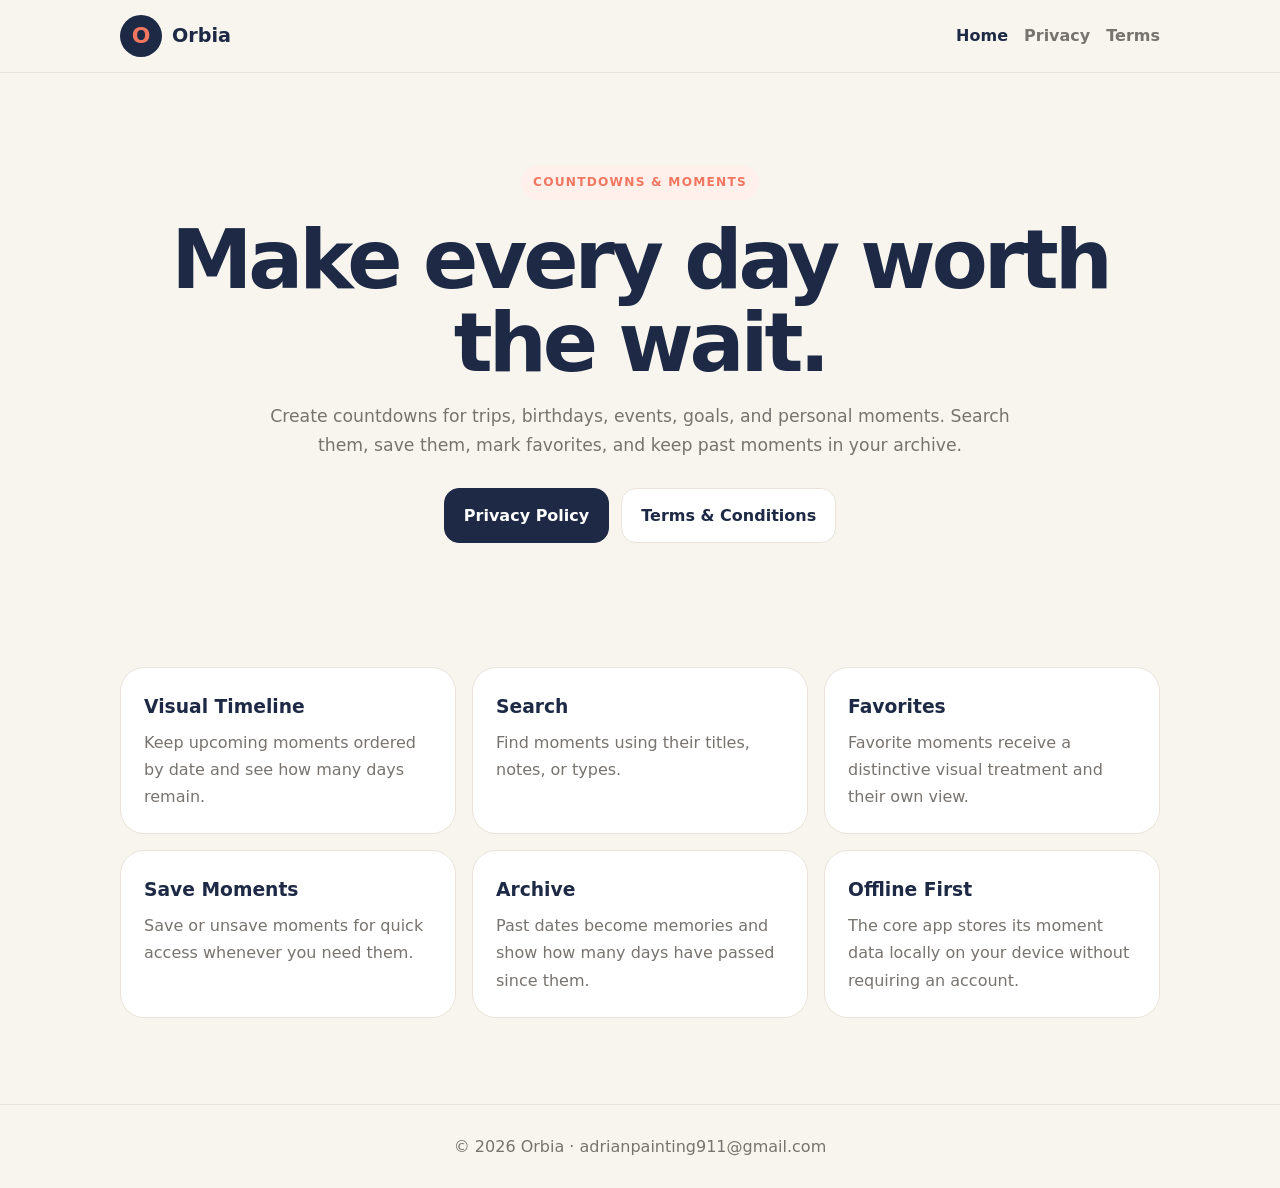
<file: docs/index.html>
<!doctype html><html lang="en"><head>
<meta charset="utf-8"><meta name="viewport" content="width=device-width,initial-scale=1">
<title>Orbia — Make Every Day Worth the Wait</title>
<meta name="description" content="Orbia is an offline-first countdown and moments app for dates worth waiting for and remembering.">
<link rel="stylesheet" href="style.css"></head><body>
<header><div class="wrap"><nav><a class="brand" href="index.html"><span class="logo">O</span>Orbia</a>
<div class="links"><a class="active" href="index.html">Home</a><a href="privacy.html">Privacy</a><a href="terms.html">Terms</a></div></nav></div></header>
<main><section class="hero"><div class="wrap"><span class="tag">Countdowns & moments</span>
<h1>Make every day worth the wait.</h1>
<p>Create countdowns for trips, birthdays, events, goals, and personal moments. Search them, save them, mark favorites, and keep past moments in your archive.</p>
<div class="actions"><a class="button primary" href="privacy.html">Privacy Policy</a><a class="button" href="terms.html">Terms & Conditions</a></div>
</div></section>
<section class="section"><div class="wrap"><div class="grid">
<div class="card"><h3>Visual Timeline</h3><p>Keep upcoming moments ordered by date and see how many days remain.</p></div>
<div class="card"><h3>Search</h3><p>Find moments using their titles, notes, or types.</p></div>
<div class="card"><h3>Favorites</h3><p>Favorite moments receive a distinctive visual treatment and their own view.</p></div>
<div class="card"><h3>Save Moments</h3><p>Save or unsave moments for quick access whenever you need them.</p></div>
<div class="card"><h3>Archive</h3><p>Past dates become memories and show how many days have passed since them.</p></div>
<div class="card"><h3>Offline First</h3><p>The core app stores its moment data locally on your device without requiring an account.</p></div>
</div></div></section></main>
<footer><div class="wrap">© 2026 Orbia · adrianpainting911@gmail.com</div></footer></body></html>
</file>
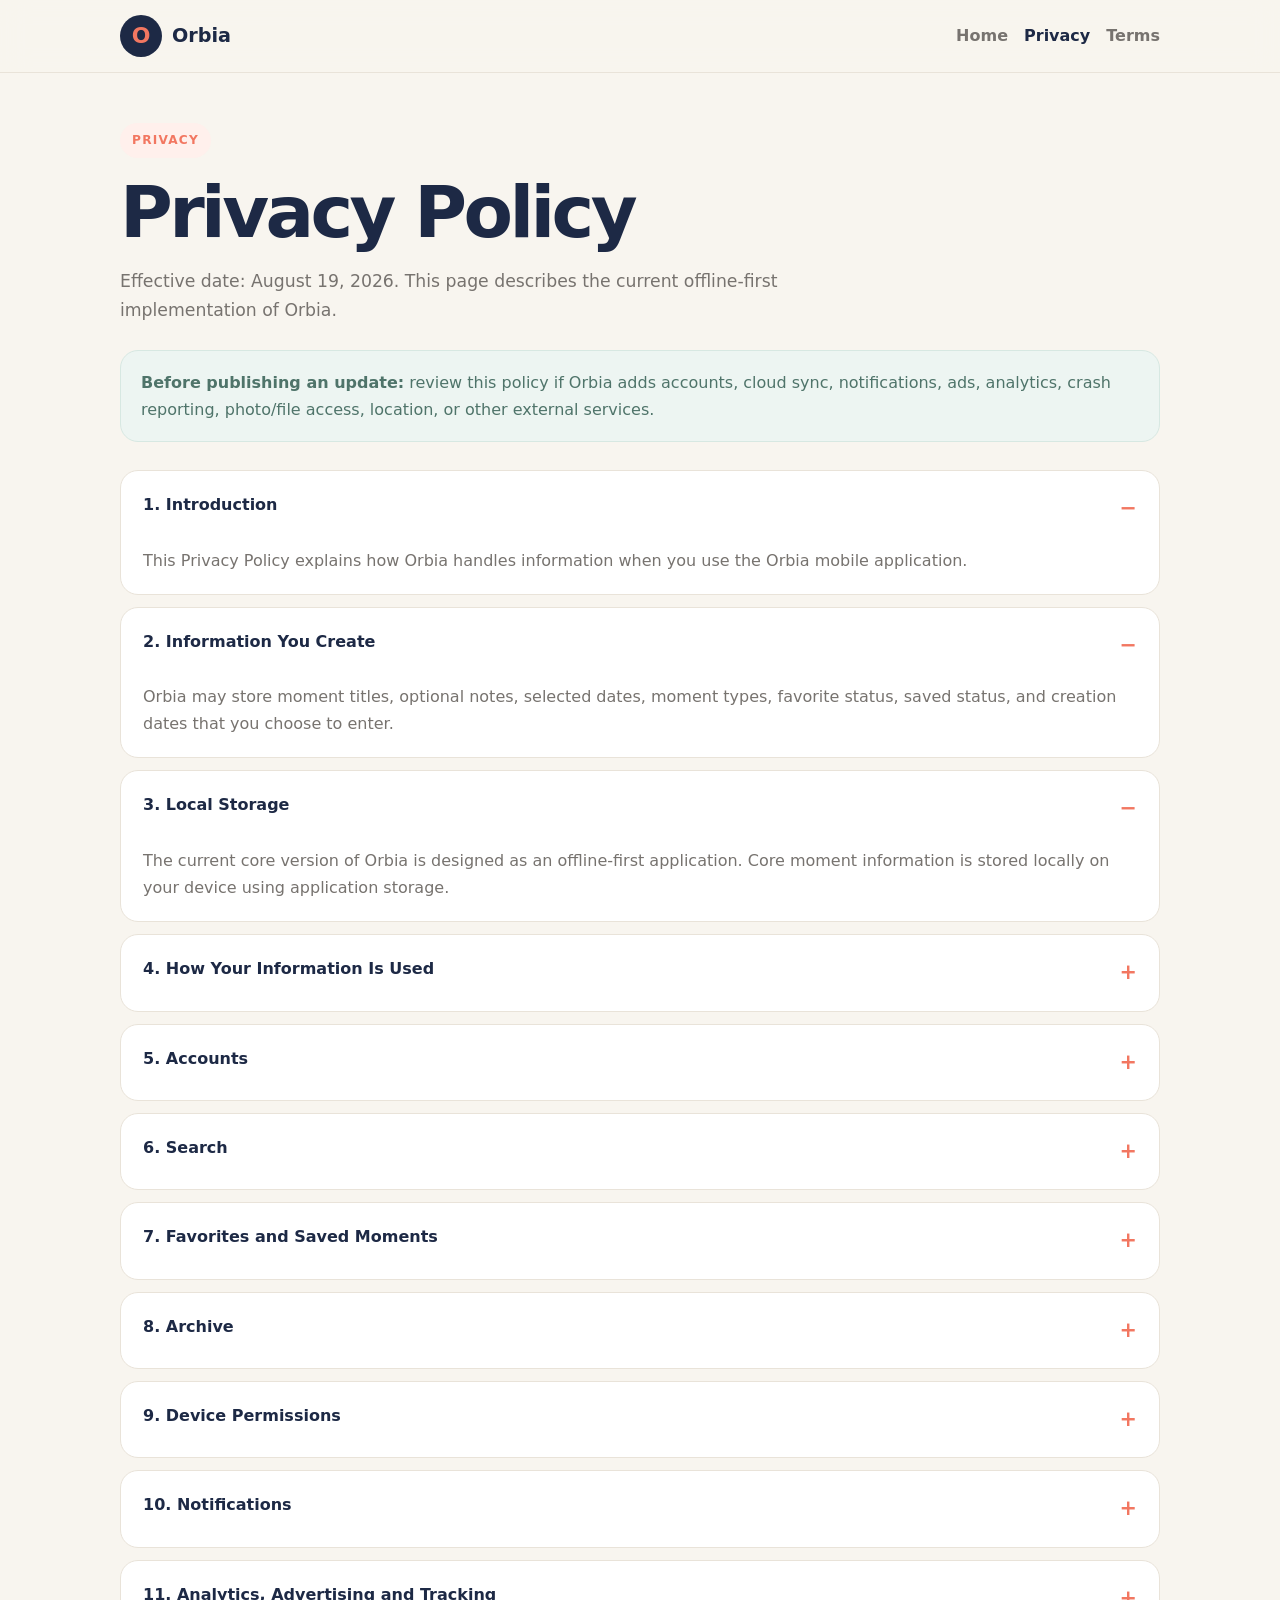
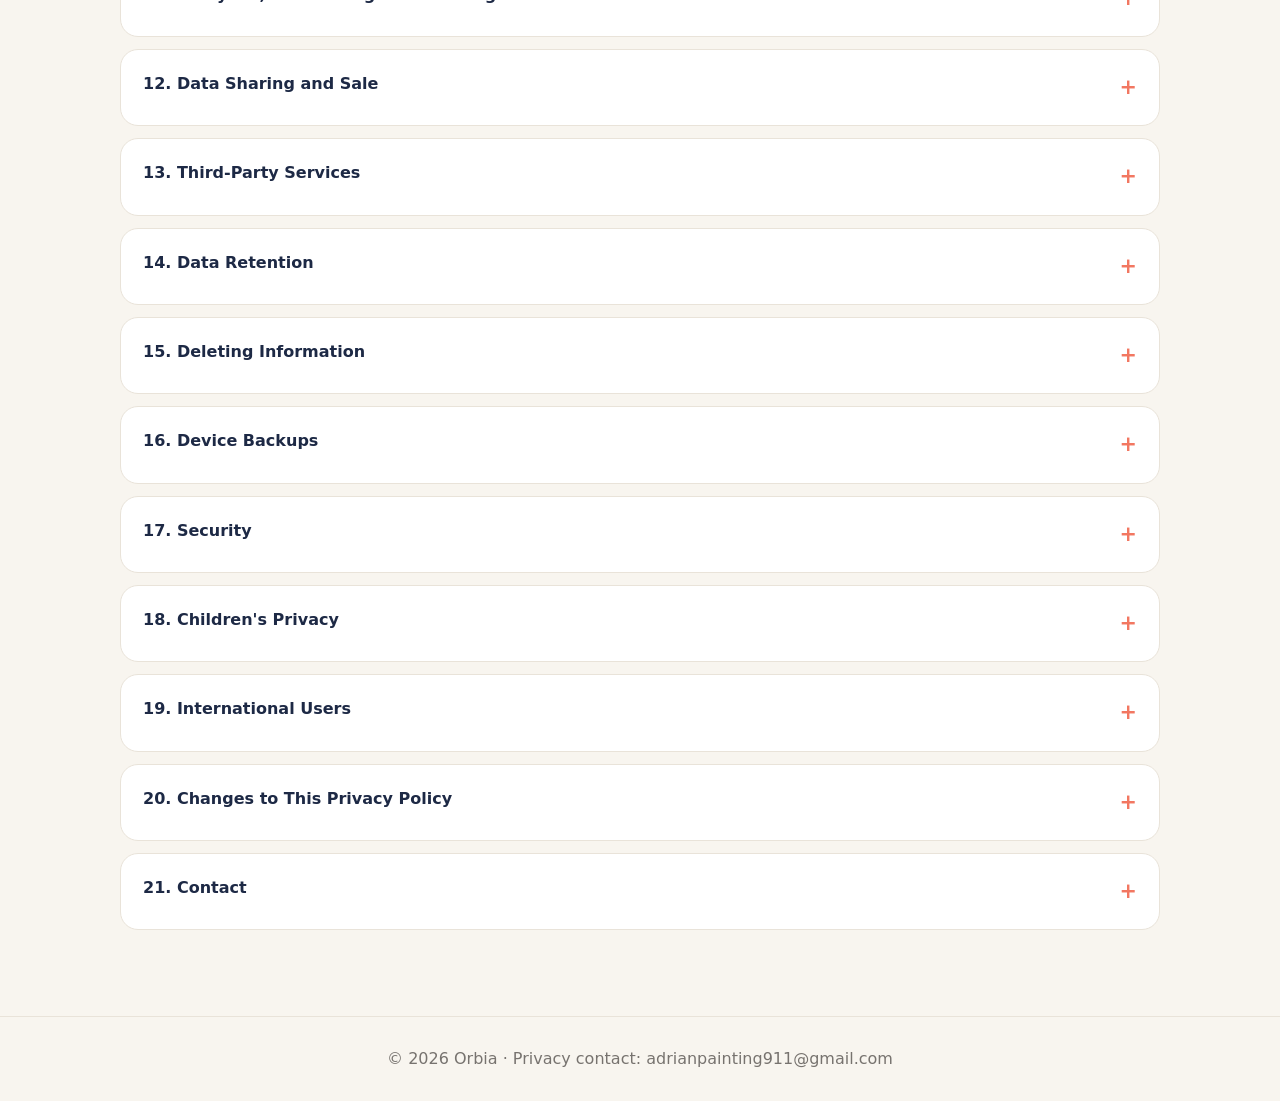
<file: docs/privacy.html>
<!doctype html><html lang="en"><head>
<meta charset="utf-8"><meta name="viewport" content="width=device-width,initial-scale=1">
<title>Privacy Policy — Orbia</title><meta name="description" content="Privacy Policy for the Orbia mobile application.">
<link rel="stylesheet" href="style.css"></head><body>
<header><div class="wrap"><nav><a class="brand" href="index.html"><span class="logo">O</span>Orbia</a>
<div class="links"><a href="index.html">Home</a><a class="active" href="privacy.html">Privacy</a><a href="terms.html">Terms</a></div></nav></div></header>
<main class="page"><div class="wrap"><span class="tag">Privacy</span><h1>Privacy Policy</h1>
<p class="lead">Effective date: August 19, 2026. This page describes the current offline-first implementation of Orbia.</p>
<div class="note"><strong>Before publishing an update:</strong> review this policy if Orbia adds accounts, cloud sync, notifications, ads, analytics, crash reporting, photo/file access, location, or other external services.</div>
<div class="legal"><details open><summary>1. Introduction</summary><div class="copy"><p>This Privacy Policy explains how Orbia handles information when you use the Orbia mobile application.</p></div></details><details open><summary>2. Information You Create</summary><div class="copy"><p>Orbia may store moment titles, optional notes, selected dates, moment types, favorite status, saved status, and creation dates that you choose to enter.</p></div></details><details open><summary>3. Local Storage</summary><div class="copy"><p>The current core version of Orbia is designed as an offline-first application. Core moment information is stored locally on your device using application storage.</p></div></details><details><summary>4. How Your Information Is Used</summary><div class="copy"><p>Saved information is used to display countdowns, calculate days remaining or days since a moment, organize upcoming and past moments, perform search, and display saved and favorite views.</p></div></details><details><summary>5. Accounts</summary><div class="copy"><p>The current core version does not require an Orbia account, username, password, phone number, or email address to use its main features.</p></div></details><details><summary>6. Search</summary><div class="copy"><p>Search is performed against your locally stored moment titles, notes, and moment types.</p></div></details><details><summary>7. Favorites and Saved Moments</summary><div class="copy"><p>Favorite and saved states are stored so Orbia can provide dedicated views and a distinct appearance for favorite moments.</p></div></details><details><summary>8. Archive</summary><div class="copy"><p>When a saved date passes, Orbia can display that moment in the archive and calculate the number of days since the date.</p></div></details><details><summary>9. Device Permissions</summary><div class="copy"><p>The current core implementation does not require access to contacts, camera, microphone, precise location, or your photo library for its main functionality.</p></div></details><details><summary>10. Notifications</summary><div class="copy"><p>The current core implementation described by this policy does not require notification access. If reminders or push notifications are introduced later, this policy should be updated before release.</p></div></details><details><summary>11. Analytics, Advertising and Tracking</summary><div class="copy"><p>The current core implementation does not require third-party advertising, behavioral tracking, or analytics SDKs. This policy should be updated if any such services are added.</p></div></details><details><summary>12. Data Sharing and Sale</summary><div class="copy"><p>Orbia does not sell or rent the locally stored moment information used by the current core application. The current core implementation does not intentionally transmit your saved moments to unrelated third parties.</p></div></details><details><summary>13. Third-Party Services</summary><div class="copy"><p>Future releases may introduce external services such as cloud sync, crash reporting, analytics, or other SDKs. If that happens, the policy should be updated to describe those services and their data practices.</p></div></details><details><summary>14. Data Retention</summary><div class="copy"><p>Moment information generally remains in local application storage until you delete it, clear the application's data, reset the device, or uninstall Orbia.</p></div></details><details><summary>15. Deleting Information</summary><div class="copy"><p>Orbia provides functionality to delete moments. Clearing application storage or uninstalling Orbia may also remove locally stored information.</p></div></details><details><summary>16. Device Backups</summary><div class="copy"><p>Operating-system or device backup features may copy application data independently of Orbia. Those backup systems are controlled by the device platform or user settings.</p></div></details><details><summary>17. Security</summary><div class="copy"><p>We use reasonable application-design practices for the information handled by Orbia, but no device or storage system can guarantee absolute security.</p></div></details><details><summary>18. Children's Privacy</summary><div class="copy"><p>Orbia is a general-purpose countdown and personal moments utility. Its current core functionality does not knowingly require children to submit personal contact information or create an online account.</p></div></details><details><summary>19. International Users</summary><div class="copy"><p>Your device settings, operating system, backup configuration, and applicable local laws may affect the handling of locally stored application information.</p></div></details><details><summary>20. Changes to This Privacy Policy</summary><div class="copy"><p>We may revise this Privacy Policy as Orbia changes, new features are introduced, or legal requirements evolve. The current version should be made available on this page.</p></div></details><details><summary>21. Contact</summary><div class="copy"><p>For questions or concerns about privacy in Orbia, contact: adrianpainting911@gmail.com.</p></div></details></div></div></main>
<footer><div class="wrap">© 2026 Orbia · Privacy contact: adrianpainting911@gmail.com</div></footer></body></html>
</file>
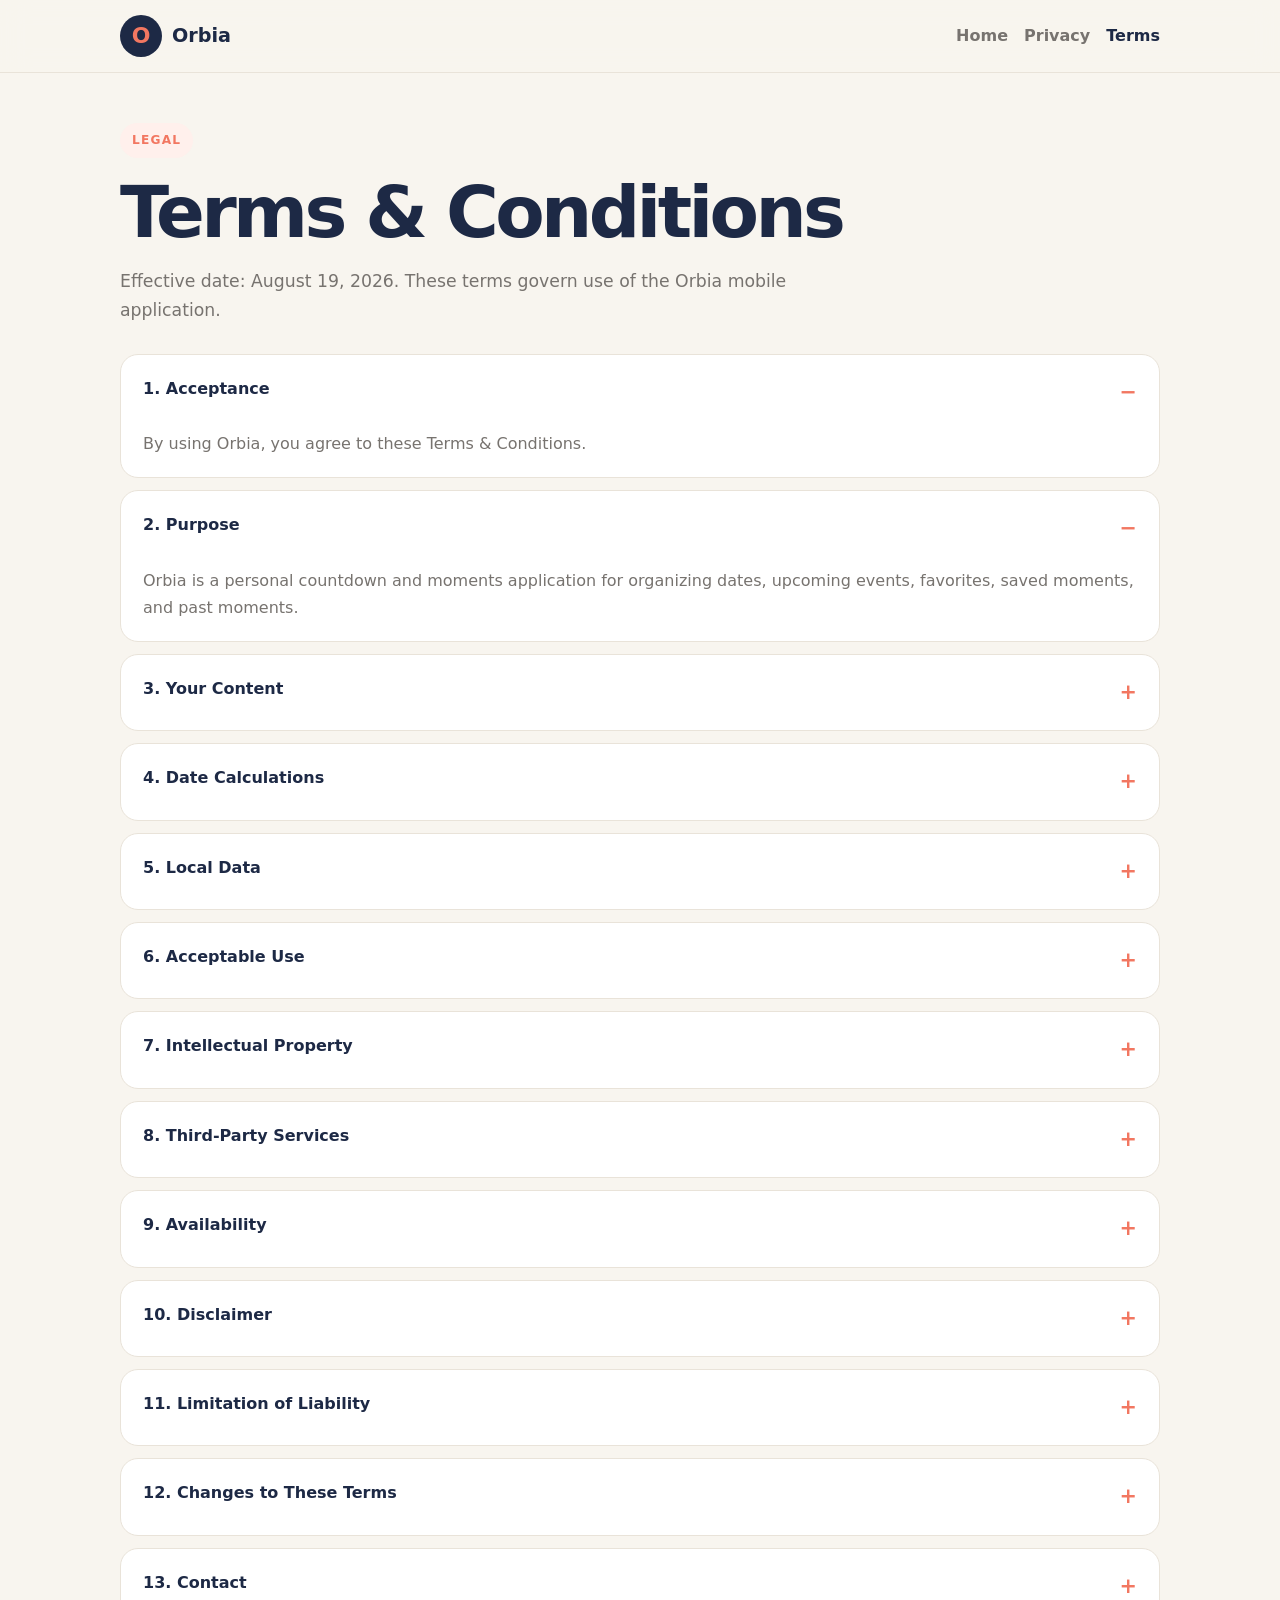
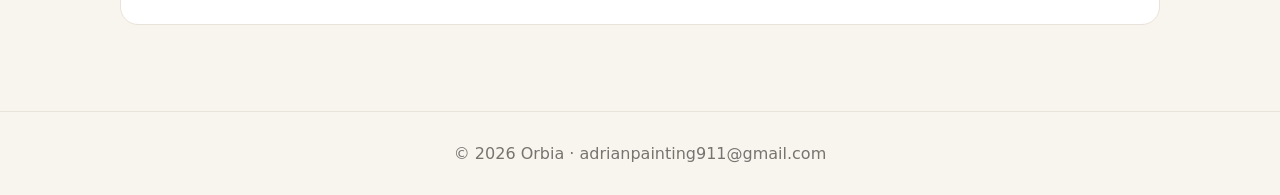
<file: docs/terms.html>
<!doctype html><html lang="en"><head>
<meta charset="utf-8"><meta name="viewport" content="width=device-width,initial-scale=1">
<title>Terms & Conditions — Orbia</title><meta name="description" content="Terms and Conditions for the Orbia mobile application.">
<link rel="stylesheet" href="style.css"></head><body>
<header><div class="wrap"><nav><a class="brand" href="index.html"><span class="logo">O</span>Orbia</a>
<div class="links"><a href="index.html">Home</a><a href="privacy.html">Privacy</a><a class="active" href="terms.html">Terms</a></div></nav></div></header>
<main class="page"><div class="wrap"><span class="tag">Legal</span><h1>Terms & Conditions</h1>
<p class="lead">Effective date: August 19, 2026. These terms govern use of the Orbia mobile application.</p>
<div class="legal"><details open><summary>1. Acceptance</summary><div class="copy"><p>By using Orbia, you agree to these Terms & Conditions.</p></div></details><details open><summary>2. Purpose</summary><div class="copy"><p>Orbia is a personal countdown and moments application for organizing dates, upcoming events, favorites, saved moments, and past moments.</p></div></details><details><summary>3. Your Content</summary><div class="copy"><p>You are responsible for the titles, notes, dates, and other information you enter into Orbia.</p></div></details><details><summary>4. Date Calculations</summary><div class="copy"><p>Countdown and elapsed-day calculations are convenience features and may be affected by device date, time, timezone, or system settings.</p></div></details><details><summary>5. Local Data</summary><div class="copy"><p>Core application data may be stored locally. Data can be lost if application storage is cleared, the app is uninstalled, or a device is lost, reset, damaged, or otherwise becomes unavailable.</p></div></details><details><summary>6. Acceptable Use</summary><div class="copy"><p>You may not misuse Orbia, interfere with its operation, attempt unauthorized access, distribute malicious code, or use it unlawfully.</p></div></details><details><summary>7. Intellectual Property</summary><div class="copy"><p>The Orbia name, branding, software, interface, and original materials are protected by applicable intellectual-property laws.</p></div></details><details><summary>8. Third-Party Services</summary><div class="copy"><p>Any future third-party services may also be subject to separate terms and policies.</p></div></details><details><summary>9. Availability</summary><div class="copy"><p>Features may be modified, updated, suspended, or discontinued, and uninterrupted operation is not guaranteed.</p></div></details><details><summary>10. Disclaimer</summary><div class="copy"><p>Orbia is provided on an 'as is' and 'as available' basis to the maximum extent permitted by applicable law.</p></div></details><details><summary>11. Limitation of Liability</summary><div class="copy"><p>To the maximum extent permitted by applicable law, the developer is not liable for indirect, incidental, special, or consequential losses arising from use of Orbia.</p></div></details><details><summary>12. Changes to These Terms</summary><div class="copy"><p>These Terms may be updated as the application evolves. The latest version should be published on this page.</p></div></details><details><summary>13. Contact</summary><div class="copy"><p>For questions about these Terms, contact: adrianpainting911@gmail.com.</p></div></details></div></div></main>
<footer><div class="wrap">© 2026 Orbia · adrianpainting911@gmail.com</div></footer></body></html>
</file>
<file: docs/style.css>
:root{--bg:#f8f5ef;--paper:#fff;--navy:#1d2945;--coral:#f27761;--sage:#5e9b8c;--muted:#77736f;--line:#e9e3d9}
*{box-sizing:border-box}html{scroll-behavior:smooth}
body{margin:0;background:var(--bg);color:var(--navy);font-family:Inter,system-ui,-apple-system,"Segoe UI",sans-serif;line-height:1.7}
a{color:inherit}.wrap{width:min(1040px,calc(100% - 32px));margin:auto}
header{position:sticky;top:0;z-index:5;background:rgba(248,245,239,.94);backdrop-filter:blur(14px);border-bottom:1px solid var(--line)}
nav{min-height:72px;display:flex;align-items:center;justify-content:space-between;gap:16px}
.brand{display:flex;align-items:center;gap:10px;text-decoration:none;font-weight:900;font-size:1.2rem}
.logo{width:42px;height:42px;border-radius:50%;background:var(--navy);color:var(--coral);display:grid;place-items:center;font-size:22px}
.links{display:flex;gap:16px;flex-wrap:wrap}.links a{text-decoration:none;color:var(--muted);font-weight:800}.links a:hover,.links .active{color:var(--navy)}
.hero{padding:92px 0 74px;text-align:center}.tag{display:inline-block;background:#fff0ec;color:var(--coral);padding:7px 12px;border-radius:999px;font-size:.76rem;font-weight:900;letter-spacing:.1em;text-transform:uppercase}
h1{font-size:clamp(2.8rem,7vw,5.1rem);line-height:1.02;letter-spacing:-.05em;margin:18px 0}.hero p,.lead{max-width:750px;margin:auto;color:var(--muted);font-size:1.08rem}
.actions{display:flex;justify-content:center;gap:12px;flex-wrap:wrap;margin-top:27px}.button{padding:13px 19px;border-radius:15px;text-decoration:none;font-weight:900;background:#fff;border:1px solid var(--line)}.button.primary{background:var(--navy);color:#fff;border-color:var(--navy)}
.section,.page{padding:50px 0 86px}.grid{display:grid;grid-template-columns:repeat(3,1fr);gap:16px}.card{background:#fff;border:1px solid var(--line);border-radius:24px;padding:23px}.card h3{margin:0 0 6px}.card p{margin:0;color:var(--muted)}
.page h1{text-align:left;font-size:clamp(2.6rem,6vw,4.5rem)}.page .lead{margin-left:0}
.note{margin:24px 0;padding:18px 20px;background:#edf5f2;border:1px solid #d7e8e2;border-radius:18px;color:#4f746a}
.legal{display:grid;gap:12px;margin-top:28px}details{background:#fff;border:1px solid var(--line);border-radius:18px;overflow:hidden}
summary{cursor:pointer;list-style:none;padding:20px 22px;display:flex;justify-content:space-between;font-weight:900}summary::-webkit-details-marker{display:none}summary:after{content:"+";color:var(--coral);font-size:1.3rem}details[open] summary:after{content:"−"}.copy{padding:0 22px 20px;color:var(--muted)}.copy p{margin:0}
footer{border-top:1px solid var(--line);padding:28px 0;text-align:center;color:var(--muted)}
@media(max-width:780px){.grid{grid-template-columns:1fr}.hero{padding-top:62px}.links{gap:9px;font-size:.9rem}}
</file>
